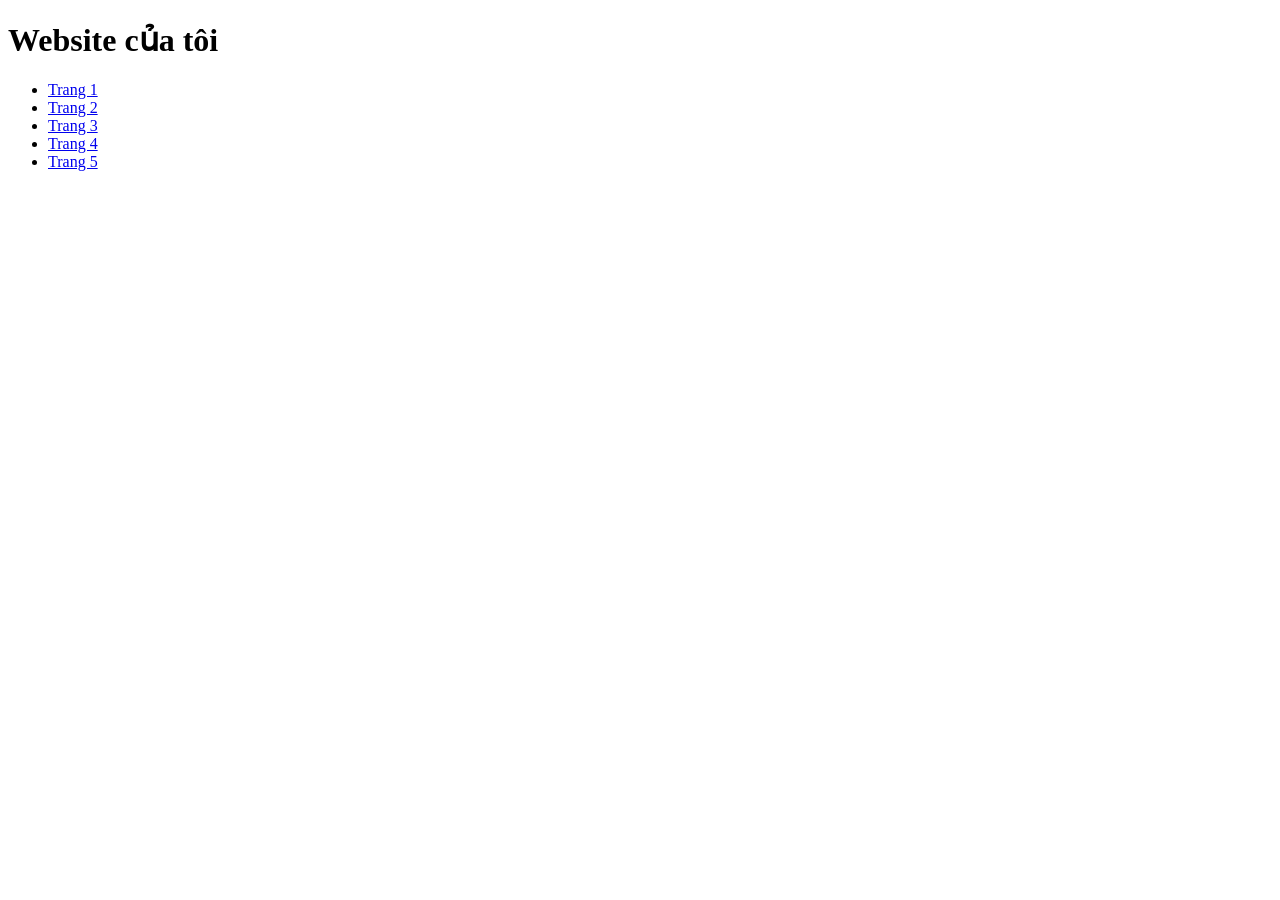
<file: index.html>
<!DOCTYPE html>
<html lang="vi">
<head>
    <meta charset="UTF-8">
    <meta name="viewport" content="width=device-width, initial-scale=1.0">
    <title>Website của tôi</title>
</head>
<body>

    <h1>Website của tôi</h1>

    <ul>
        <li><a href="index1.html">Trang 1</a></li>
        <li><a href="index2.html">Trang 2</a></li>
        <li><a href="index3.html">Trang 3</a></li>
        <li><a href="index4.html">Trang 4</a></li>
        <li><a href="index5.html">Trang 5</a></li>
    </ul>

</body>
</html>
</file>
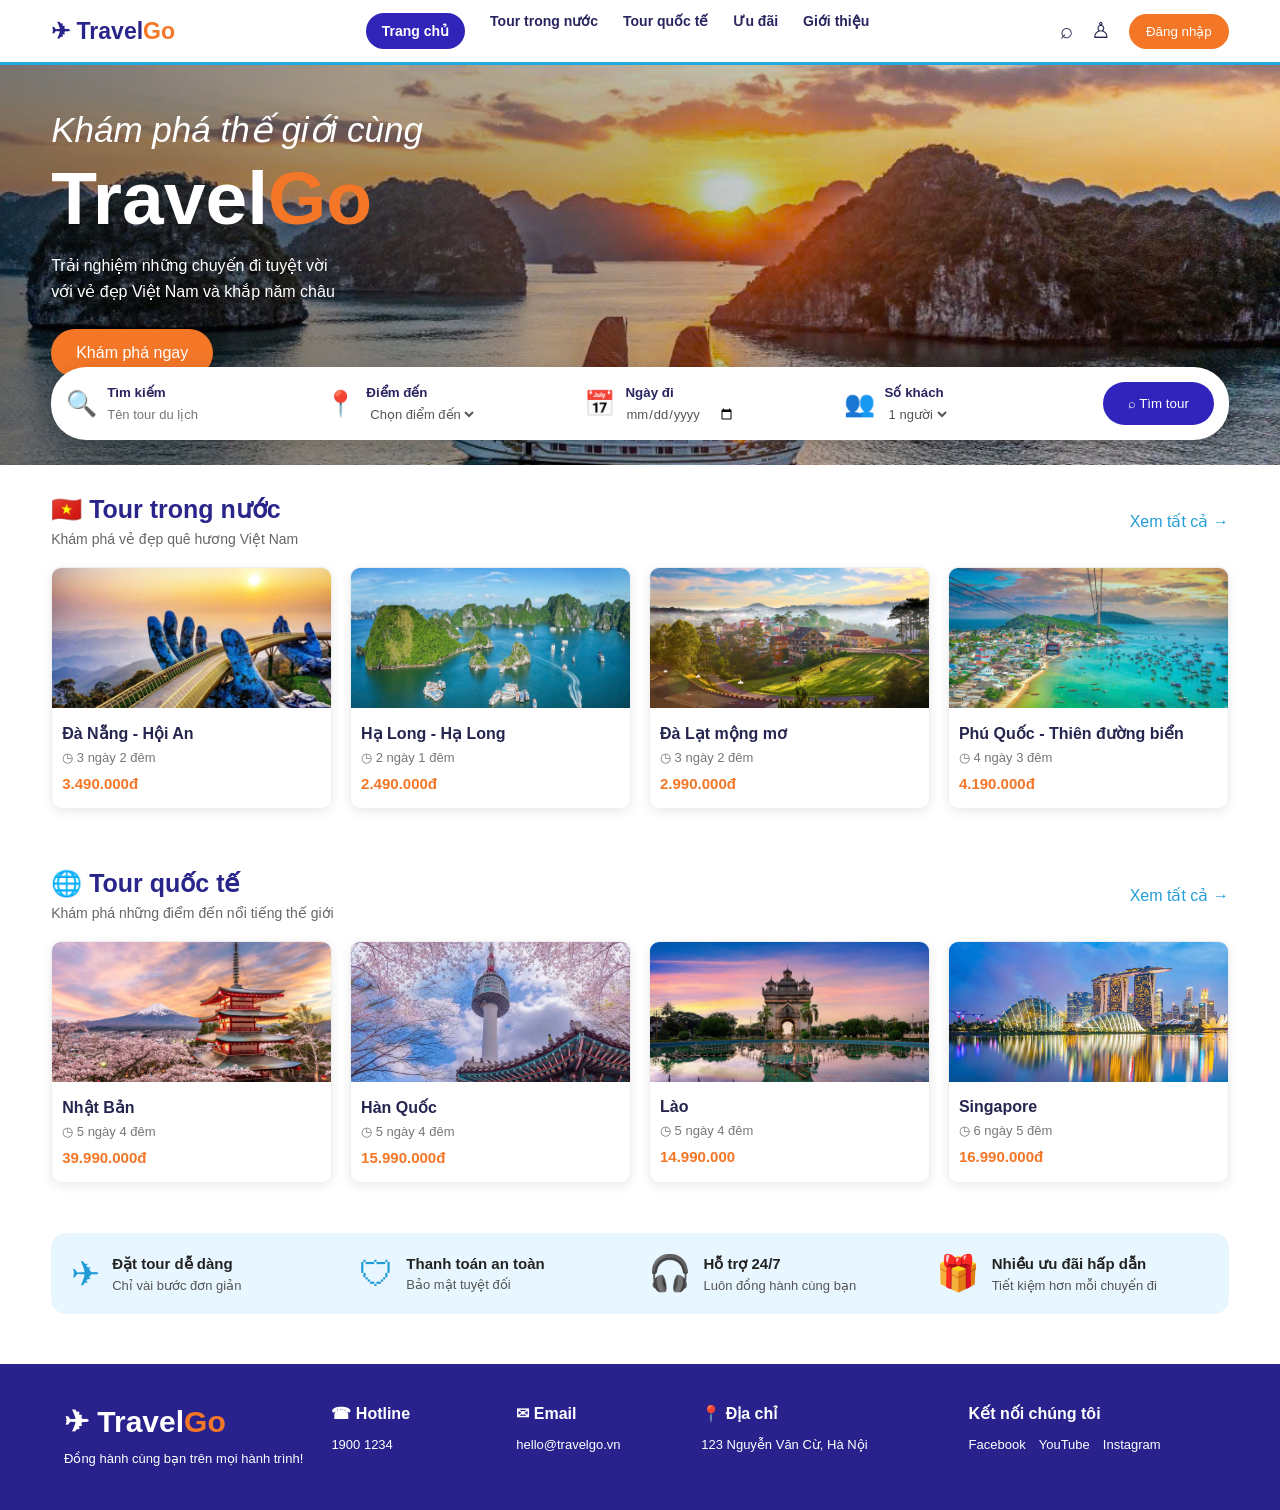
<file: index1.html>
<!DOCTYPE html>
<html lang="vi">
<head>
    <meta charset="UTF-8">
    <meta name="viewport" content="width=device-width, initial-scale=1.0">
    <title>TravelGo - Khám phá thế giới</title>
    <link rel="stylesheet" href="style1.css">
</head>
<body>
    <header class="navbar">
        <a href="#" class="logo">✈ Travel<span>Go</span></a>

        <nav>
            <a href="#" class="active">Trang chủ</a>
            <a href="#domestic">Tour trong nước</a>
            <a href="#international">Tour quốc tế</a>
            <a href="#offers">Ưu đãi</a>
            <a href="#about">Giới thiệu</a>
        </nav>

        <div class="nav-icons">
            <span>⌕</span>
            <span>♙</span>
            <button>Đăng nhập</button>
        </div>
    </header>
    <section class="hero">
        <div class="hero-content">
            <p class="slogan">Khám phá thế giới cùng</p>
            <h1>Travel<span>Go</span></h1>
            <p class="description">
                Trải nghiệm những chuyến đi tuyệt vời<br>
                với vẻ đẹp Việt Nam và khắp năm châu
            </p>
            <a href="#domestic" class="explore-btn">Khám phá ngay</a>
        </div>
        <div class="search-box">
            <div class="search-item">
                <span>🔍</span>
                <div>
                    <small>Tìm kiếm</small>
                    <input type="text" placeholder="Tên tour du lịch">
                </div>
            </div>

            <div class="search-item">
                <span>📍</span>
                <div>
                    <small>Điểm đến</small>
                    <select>
                        <option>Chọn điểm đến</option>
                        <option>Đà Nẵng</option>
                        <option>Phú Quốc</option>
                        <option>Hạ Long</option>
                    </select>
                </div>
            </div>

            <div class="search-item">
                <span>📅</span>
                <div>
                    <small>Ngày đi</small>
                    <input type="date">
                </div>
            </div>

            <div class="search-item">
                <span>👥</span>
                <div>
                    <small>Số khách</small>
                    <select>
                        <option>1 người</option>
                        <option>2 người</option>
                        <option>3 người</option>
                        <option>4 người</option>
                    </select>
                </div>
            </div>

            <button class="search-btn">⌕ Tìm tour</button>
        </div>
    </section>
    <section class="tour-section" id="domestic">
        <div class="section-heading">
            <div>
                <h2>🇻🇳 Tour trong nước</h2>
                <p>Khám phá vẻ đẹp quê hương Việt Nam</p>
            </div>
            <a href="#">Xem tất cả →</a>
        </div>

        <div class="tour-list">
            <div class="tour-card">
                <img src="Da nang.jpg" alt="Đà Nẵng">
                <h3>Đà Nẵng - Hội An</h3>
                <p>◷ 3 ngày 2 đêm</p>
                <strong>3.490.000đ</strong>
            </div>

            <div class="tour-card">
                <img src="ha long.jpg" alt="Hạ Long">
                <h3>Hạ Long - Hạ Long</h3>
                <p>◷ 2 ngày 1 đêm</p>
                <strong>2.490.000đ</strong>
            </div>

            <div class="tour-card">
                <img src="da lat.jpg" alt="Đà Lạt">
                <h3>Đà Lạt mộng mơ</h3>
                <p>◷ 3 ngày 2 đêm</p>
                <strong>2.990.000đ</strong>
            </div>

            <div class="tour-card">
                <img src="phu quoc.jpg" alt="Phú Quốc">
                <h3>Phú Quốc - Thiên đường biển</h3>
                <p>◷ 4 ngày 3 đêm</p>
                <strong>4.190.000đ</strong>
            </div>
        </div>
    </section>
    <section class="tour-section" id="international">
        <div class="section-heading">
            <div>
                <h2>🌐 Tour quốc tế</h2>
                <p>Khám phá những điểm đến nổi tiếng thế giới</p>
            </div>
            <a href="#">Xem tất cả →</a>
        </div>

        <div class="tour-list">
            <div class="tour-card">
                <img src="japan.jpg" alt="Nhật Bản">
                <h3>Nhật Bản</h3>
                <p>◷ 5 ngày 4 đêm</p>
                <strong>39.990.000đ</strong>
            </div>
        <div class="tour-card">
                <img src="kr.jpg" alt="Pháp">
                <h3>Hàn Quốc</h3>
                <p>◷ 5 ngày 4 đêm</p>
                <strong>15.990.000đ</strong>
            </div>

            <div class="tour-card">
                <img src="patuxai.jpg" alt="Thái Lan">
                <h3>Lào</h3>
                <p>◷ 5 ngày 4 đêm</p>
                <strong>14.990.000</strong>
            </div>

            <div class="tour-card">
                <img src="sing.jpg" alt="Singapore">
                <h3>Singapore</h3>
                <p>◷ 6 ngày 5 đêm</p>
                <strong>16.990.000đ</strong>
            </div>
        </div>
    </section>
    <section class="benefits" id="offers">
        <div class="benefit-item">
            <span>✈</span>
            <div>
                <h3>Đặt tour dễ dàng</h3>
                <p>Chỉ vài bước đơn giản</p>
            </div>
        </div>

        <div class="benefit-item">
            <span>🛡</span>
            <div>
                <h3>Thanh toán an toàn</h3>
                <p>Bảo mật tuyệt đối</p>
            </div>
        </div>

        <div class="benefit-item">
            <span>🎧</span>
            <div>
                <h3>Hỗ trợ 24/7</h3>
                <p>Luôn đồng hành cùng bạn</p>
            </div>
        </div>

        <div class="benefit-item">
            <span>🎁</span>
            <div>
                <h3>Nhiều ưu đãi hấp dẫn</h3>
                <p>Tiết kiệm hơn mỗi chuyến đi</p>
            </div>
        </div>
    </section>
    <footer id="about">
        <div class="footer-column">
            <a href="#" class="footer-logo">✈ Travel<span>Go</span></a>
            <p>Đồng hành cùng bạn trên mọi hành trình!</p>
        </div>

        <div class="footer-column">
            <h3>☎ Hotline</h3>
            <p>1900 1234</p>
        </div>

        <div class="footer-column">
            <h3>✉ Email</h3>
            <p>hello@travelgo.vn</p>
        </div>

        <div class="footer-column">
            <h3>📍 Địa chỉ</h3>
            <p>123 Nguyễn Văn Cừ, Hà Nội</p>
        </div>

        <div class="footer-column">
            <h3>Kết nối chúng tôi</h3>
            <p>Facebook　YouTube　Instagram</p>
        </div>
    </footer>

</body>
</html>
</file>
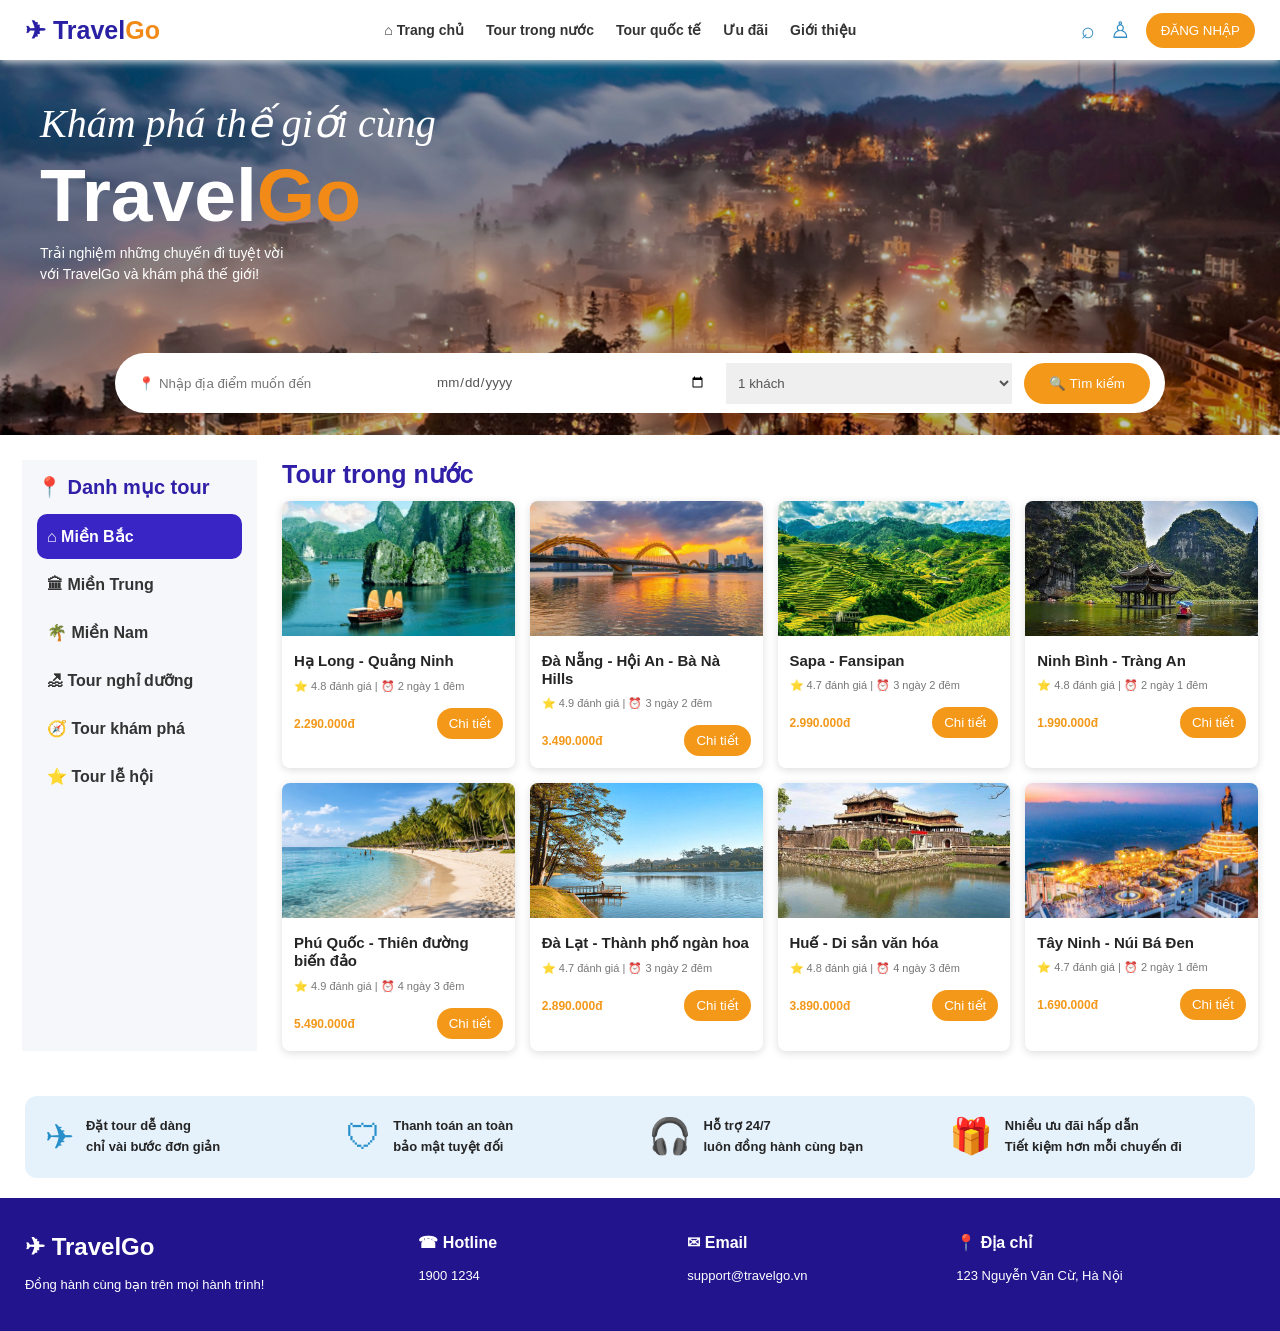
<file: index2.html>
<!DOCTYPE html>
<html lang="vi">
<head>
    <meta charset="UTF-8">
    <meta name="viewport" content="width=device-width, initial-scale=1.0">
    <title>TravelGo - Khám phá thế giới</title>
    <link rel="stylesheet" href="style2.css">
</head>
<body>
<header class="header">
    <div class="logo">✈ Travel<span>Go</span></div>

    <nav>
        <a href="index.html">⌂ Trang chủ</a>
        <a href="#">Tour trong nước</a>
        <a href="#">Tour quốc tế</a>
        <a href="#">Ưu đãi</a>
        <a href="#">Giới thiệu</a>
    </nav>

    <div class="header-icons">
        <span>⌕</span>
        <span>♙</span>
        <button>ĐĂNG NHẬP</button>
    </div>
</header>
<section class="banner">
    <div class="banner-content">
        <h2>Khám phá thế giới cùng</h2>
        <h1>Travel<span>Go</span></h1>
        <p>
            Trải nghiệm những chuyến đi tuyệt vời<br>
            với TravelGo và khám phá thế giới!
        </p>
    </div>

    <div class="search-box">
        <input type="text" id="destination"
               placeholder="📍 Nhập địa điểm muốn đến">

        <input type="date" id="date">

        <select id="people">
            <option value="1">1 khách</option>
            <option value="2">2 khách</option>
            <option value="3">3 khách</option>
            <option value="4">4 khách</option>
            <option value="5">5 khách</option>
        </select>

        <button onclick="searchTour()">🔍 Tìm kiếm</button>
    </div>
</section>
<main class="tour-section">


    <aside class="sidebar">
        <h2>📍 Danh mục tour</h2>
        <a href="#" class="active">⌂ Miền Bắc</a>
        <a href="#">🏛 Miền Trung</a>
        <a href="#">🌴 Miền Nam</a>
        <a href="#">🏖 Tour nghỉ dưỡng</a>
        <a href="#">🧭 Tour khám phá</a>
        <a href="#">⭐ Tour lễ hội</a>
    </aside>

    <section class="tour-content">
        <h2>Tour trong nước</h2>

        <div class="tour-grid">

            <div class="tour-card">
                <img src="HL.jpg" alt="Hạ Long">
                <div class="tour-info">
                    <h3>Hạ Long - Quảng Ninh</h3>
                    <p>⭐ 4.8 đánh giá | ⏰ 2 ngày 1 đêm</p>
                    <div class="tour-bottom">
                        <b>2.290.000đ</b>
                        <button>Chi tiết</button>
                    </div>
                </div>
            </div>

            <div class="tour-card">
                <img src="DN.jpg" alt="Đà Nẵng">
                <div class="tour-info">
                    <h3>Đà Nẵng - Hội An - Bà Nà Hills</h3>
                    <p>⭐ 4.9 đánh giá | ⏰ 3 ngày 2 đêm</p>
                    <div class="tour-bottom">
                        <b>3.490.000đ</b>
                        <button>Chi tiết</button>
                    </div>
                </div>
            </div>

            <div class="tour-card">
                <img src="SP.jpg" alt="Sapa">
                <div class="tour-info">
                    <h3>Sapa - Fansipan</h3>
                    <p>⭐ 4.7 đánh giá | ⏰ 3 ngày 2 đêm</p>
                    <div class="tour-bottom">
                        <b>2.990.000đ</b>
                        <button>Chi tiết</button>
                    </div>
                </div>
            </div>

            <div class="tour-card">
                <img src="NB.jpg" alt="Ninh Bình">
                <div class="tour-info">
                    <h3>Ninh Bình - Tràng An</h3>
                    <p>⭐ 4.8 đánh giá | ⏰ 2 ngày 1 đêm</p>
                    <div class="tour-bottom">
                        <b>1.990.000đ</b>
                        <button>Chi tiết</button>
                    </div>
                </div>
            </div>

            <div class="tour-card">
                <img src="PQ.jpg" alt="Phú Quốc">
                <div class="tour-info">
                    <h3>Phú Quốc - Thiên đường biến đảo</h3>
                    <p>⭐ 4.9 đánh giá | ⏰ 4 ngày 3 đêm</p>
                    <div class="tour-bottom">
                        <b>5.490.000đ</b>
                        <button>Chi tiết</button>
                    </div>
                </div>
            </div>

            <div class="tour-card">
                <img src="DL.jpg" alt="Đà Lạt">
                <div class="tour-info">
                    <h3>Đà Lạt - Thành phố ngàn hoa</h3>
                    <p>⭐ 4.7 đánh giá | ⏰ 3 ngày 2 đêm</p>
                    <div class="tour-bottom">
                        <b>2.890.000đ</b>
                        <button>Chi tiết</button>
                    </div>
                </div>
            </div>

            <div class="tour-card">
                <img src="H.jpg" alt="Huế">
                <div class="tour-info">
                    <h3>Huế - Di sản văn hóa</h3>
                    <p>⭐ 4.8 đánh giá | ⏰ 4 ngày 3 đêm</p>
                    <div class="tour-bottom">
                        <b>3.890.000đ</b>
                        <button>Chi tiết</button>
                    </div>
                </div>
            </div>

            <div class="tour-card">
                <img src="TN.jpg" alt="Tây Ninh">
                <div class="tour-info">
                    <h3>Tây Ninh - Núi Bá Đen</h3>
                    <p>⭐ 4.7 đánh giá | ⏰ 2 ngày 1 đêm</p>
                    <div class="tour-bottom">
                        <b>1.690.000đ</b>
                        <button>Chi tiết</button>
                    </div>
                </div>
            </div>

        </div>
    </section>
</main>

<section class="benefits">

    <div class="benefit">
        <span>✈</span>
        <p>Đặt tour dễ dàng<br>chỉ vài bước đơn giản</p>
    </div>

    <div class="benefit">
        <span>🛡</span>
        <p>Thanh toán an toàn<br>bảo mật tuyệt đối</p>
    </div>

    <div class="benefit">
        <span>🎧</span>
        <p>Hỗ trợ 24/7<br>luôn đồng hành cùng bạn</p>
    </div>

    <div class="benefit">
        <span>🎁</span>
        <p>Nhiều ưu đãi hấp dẫn<br>Tiết kiệm hơn mỗi chuyến đi</p>
    </div>

</section>
<footer class="footer">

    <div class="footer-logo">
        <h2>✈ TravelGo</h2>
        <p>Đồng hành cùng bạn trên mọi hành trình!</p>
    </div>

    <div>
        <h3>☎ Hotline</h3>
        <p>1900 1234</p>
    </div>

    <div>
        <h3>✉ Email</h3>
        <p>support@travelgo.vn</p>
    </div>

    <div>
        <h3>📍 Địa chỉ</h3>
        <p>123 Nguyễn Văn Cừ, Hà Nội</p>
    </div>

</footer>

<script src="java2.js"></script>
</body>
</html>
</file>
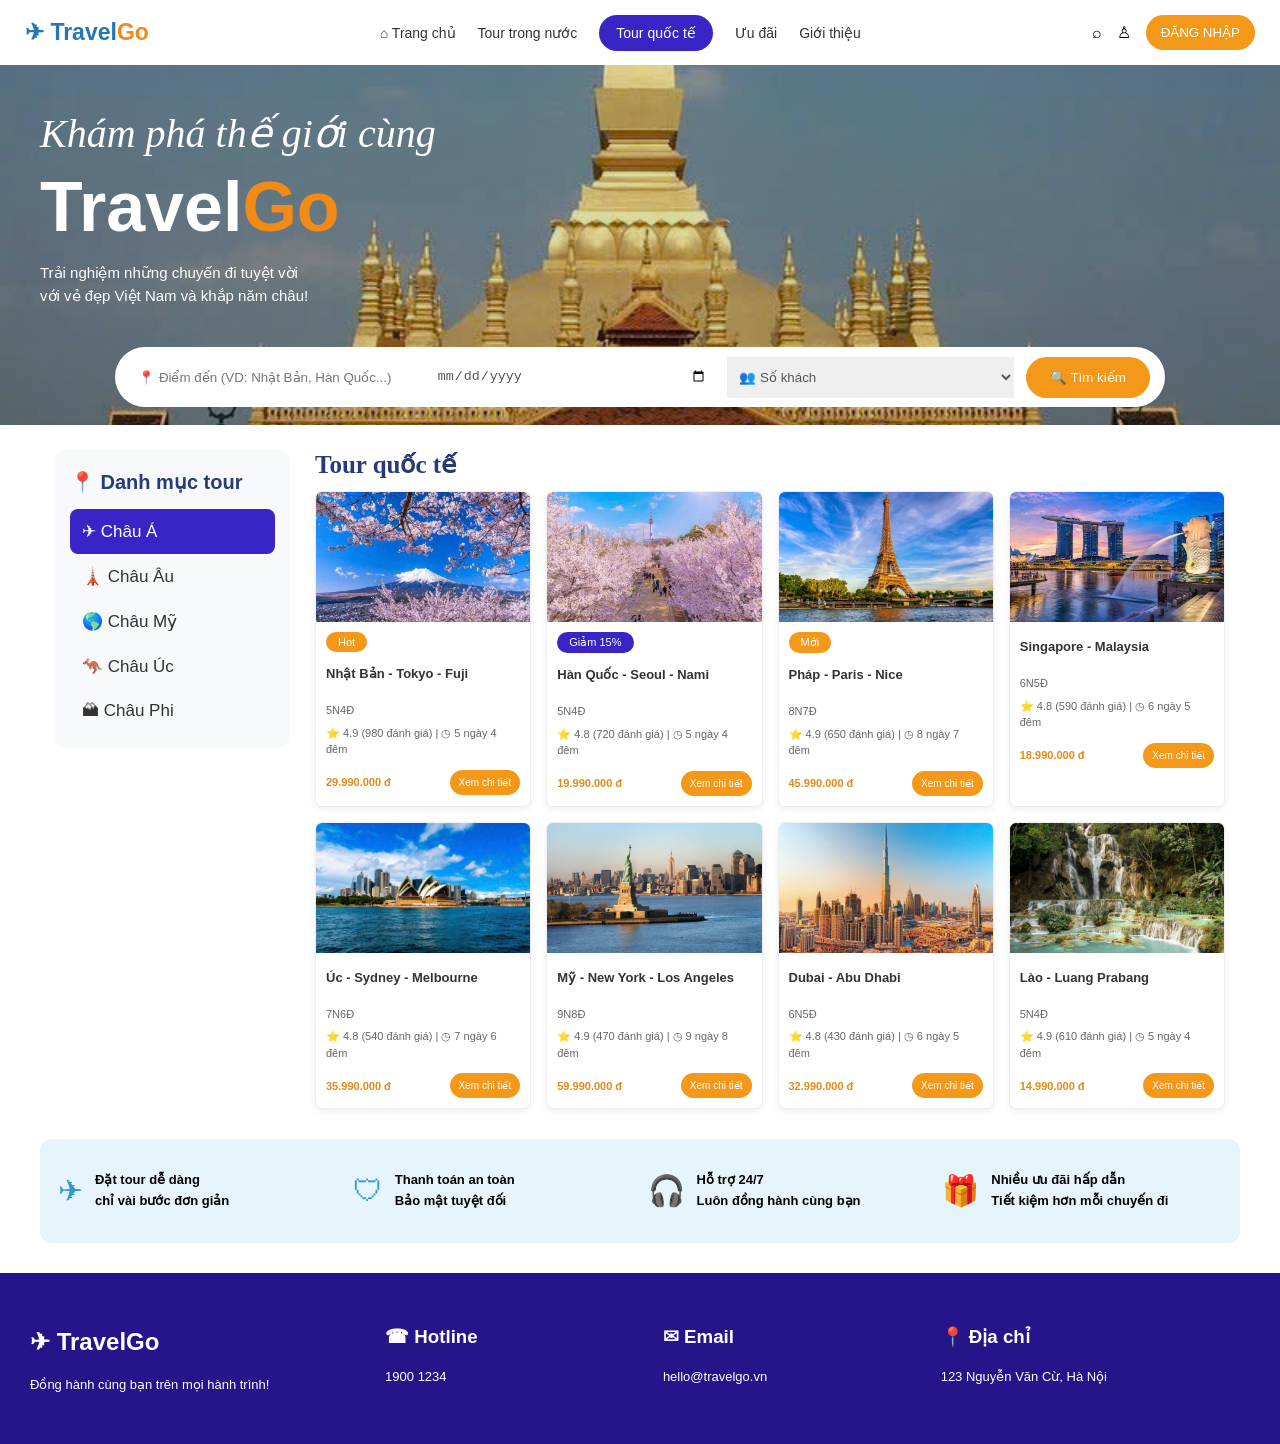
<file: index3.html>
<!DOCTYPE html>
<html lang="vi">
<head>
    <meta charset="UTF-8">
    <meta name="viewport" content="width=device-width, initial-scale=1.0">
    <title>Tour quốc tế - TravelGo</title>
    <link rel="stylesheet" href="style3.css">
</head>
<body>

<header class="header">
    <div class="logo">✈ Travel<span>Go</span></div>

    <nav>
        <a href="index1.html">⌂ Trang chủ</a>
        <a href="index2.html">Tour trong nước</a>
        <a href="index3.html" class="selected">Tour quốc tế</a>
        <a href="index4.html">Ưu đãi</a>
        <a href="index5.html">Giới thiệu</a>
    </nav>

    <div class="header-icons">
        <span>⌕</span>
        <span>♙</span>
        <button>ĐĂNG NHẬP</button>
    </div>
</header>
<section class="international-banner">
    <div class="banner-content">
        <h2>Khám phá thế giới cùng</h2>
        <h1>Travel<span>Go</span></h1>
        <p>
            Trải nghiệm những chuyến đi tuyệt vời<br>
            với vẻ đẹp Việt Nam và khắp năm châu!
        </p>
    </div>
    <div class="search-box">
        <input type="text"
               placeholder="📍 Điểm đến (VD: Nhật Bản, Hàn Quốc...)">

        <input type="date">

        <select>
            <option>👥 Số khách</option>
            <option>1 khách</option>
            <option>2 khách</option>
            <option>3 khách</option>
            <option>4 khách</option>
            <option>5 khách</option>
        </select>

        <button type="button">🔍 Tìm kiếm</button>
    </div>
</section>

<main class="tour-section">


    <aside class="sidebar">
        <h2>📍 Danh mục tour</h2>

        <a href="#" class="active">✈ Châu Á</a>
        <a href="#">🗼 Châu Âu</a>
        <a href="#">🌎 Châu Mỹ</a>
        <a href="#">🦘 Châu Úc</a>
        <a href="#">🏔 Châu Phi</a>
    </aside>

    <section class="tour-content">
        <h2>Tour quốc tế</h2>

        <div class="tour-grid">
            <div class="tour-card">
                <img src="qt1.jpg"
                     alt="Nhật Bản">
                <div class="tour-info">
                    <span class="tour-tag">Hot</span>
                    <h3>Nhật Bản - Tokyo - Fuji</h3>
                    <p>5N4Đ</p>
                    <p>⭐ 4.9 (980 đánh giá) | ◷ 5 ngày 4 đêm</p>
                    <div class="tour-bottom">
                        <b>29.990.000 đ</b>
                        <button type="button">Xem chi tiết</button>
                    </div>
                </div>
            </div>

            <div class="tour-card">
                <img src="qt2.jpg"
                     alt="Hàn Quốc">
                <div class="tour-info">
                    <span class="tour-tag discount">Giảm 15%</span>
                    <h3>Hàn Quốc - Seoul - Nami</h3>
                    <p>5N4Đ</p>
                    <p>⭐ 4.8 (720 đánh giá) | ◷ 5 ngày 4 đêm</p>
                    <div class="tour-bottom">
                        <b>19.990.000 đ</b>
                        <button type="button">Xem chi tiết</button>
                    </div>
                </div>
            </div>

        
            <div class="tour-card">
                <img src="qt3.jpg"
                     alt="Pháp">
                <div class="tour-info">
                    <span class="tour-tag">Mới</span>
                    <h3>Pháp - Paris - Nice</h3>
                    <p>8N7Đ</p>
                    <p>⭐ 4.9 (650 đánh giá) | ◷ 8 ngày 7 đêm</p>
                    <div class="tour-bottom">
                        <b>45.990.000 đ</b>
                        <button type="button">Xem chi tiết</button>
                    </div>
                </div>
            </div>

        
            <div class="tour-card">
                <img src="qt4.jpg"
                     alt="Singapore">
                <div class="tour-info">
                    <h3>Singapore - Malaysia</h3>
                    <p>6N5Đ</p>
                    <p>⭐ 4.8 (590 đánh giá) | ◷ 6 ngày 5 đêm</p>
                    <div class="tour-bottom">
                        <b>18.990.000 đ</b>
                        <button type="button">Xem chi tiết</button>
                    </div>
                </div>
            </div>

        
            <div class="tour-card">
                <img src="qt5.jpg"
                     alt="Úc">
                <div class="tour-info">
                    <h3>Úc - Sydney - Melbourne</h3>
                    <p>7N6Đ</p>
                    <p>⭐ 4.8 (540 đánh giá) | ◷ 7 ngày 6 đêm</p>
                    <div class="tour-bottom">
                        <b>35.990.000 đ</b>
                        <button type="button">Xem chi tiết</button>
                    </div>
                </div>
            </div>

        
            <div class="tour-card">
                <img src="qt6.jpg"
                     alt="Mỹ">
                <div class="tour-info">
                    <h3>Mỹ - New York - Los Angeles</h3>
                    <p>9N8Đ</p>
                    <p>⭐ 4.9 (470 đánh giá) | ◷ 9 ngày 8 đêm</p>
                    <div class="tour-bottom">
                        <b>59.990.000 đ</b>
                        <button type="button">Xem chi tiết</button>
                    </div>
                </div>
            </div>

        
            <div class="tour-card">
                <img src="qt7.jpg"
                     alt="Dubai">
                <div class="tour-info">
                    <h3>Dubai - Abu Dhabi</h3>
                    <p>6N5Đ</p>
                    <p>⭐ 4.8 (430 đánh giá) | ◷ 6 ngày 5 đêm</p>
                    <div class="tour-bottom">
                        <b>32.990.000 đ</b>
                        <button type="button">Xem chi tiết</button>
                    </div>
                </div>
            </div>

            <div class="tour-card">
                <img src="qt8.jpg"
                     alt="Lào">
                <div class="tour-info">
                    <h3>Lào - Luang Prabang</h3>
                    <p>5N4Đ</p>
                    <p>⭐ 4.9 (610 đánh giá) | ◷ 5 ngày 4 đêm</p>
                    <div class="tour-bottom">
                        <b>14.990.000 đ</b>
                        <button type="button">Xem chi tiết</button>
                    </div>
                </div>
            </div>

        </div>
    </section>
</main>
<section class="benefits">

    <div class="benefit">
        <span>✈</span>
        <p>Đặt tour dễ dàng<br>chỉ vài bước đơn giản</p>
    </div>

    <div class="benefit">
        <span>🛡</span>
        <p>Thanh toán an toàn<br>Bảo mật tuyệt đối</p>
    </div>

    <div class="benefit">
        <span>🎧</span>
        <p>Hỗ trợ 24/7<br>Luôn đồng hành cùng bạn</p>
    </div>

    <div class="benefit">
        <span>🎁</span>
        <p>Nhiều ưu đãi hấp dẫn<br>Tiết kiệm hơn mỗi chuyến đi</p>
    </div>

</section>

<footer class="footer">

    <div class="footer-logo">
        <h2>✈ TravelGo</h2>
        <p>Đồng hành cùng bạn trên mọi hành trình!</p>
    </div>

    <div>
        <h3>☎ Hotline</h3>
        <p>1900 1234</p>
    </div>

    <div>
        <h3>✉ Email</h3>
        <p>hello@travelgo.vn</p>
    </div>

    <div>
        <h3>📍 Địa chỉ</h3>
        <p>123 Nguyễn Văn Cừ, Hà Nội</p>
    </div>

</footer>

</body>
</html>
</file>
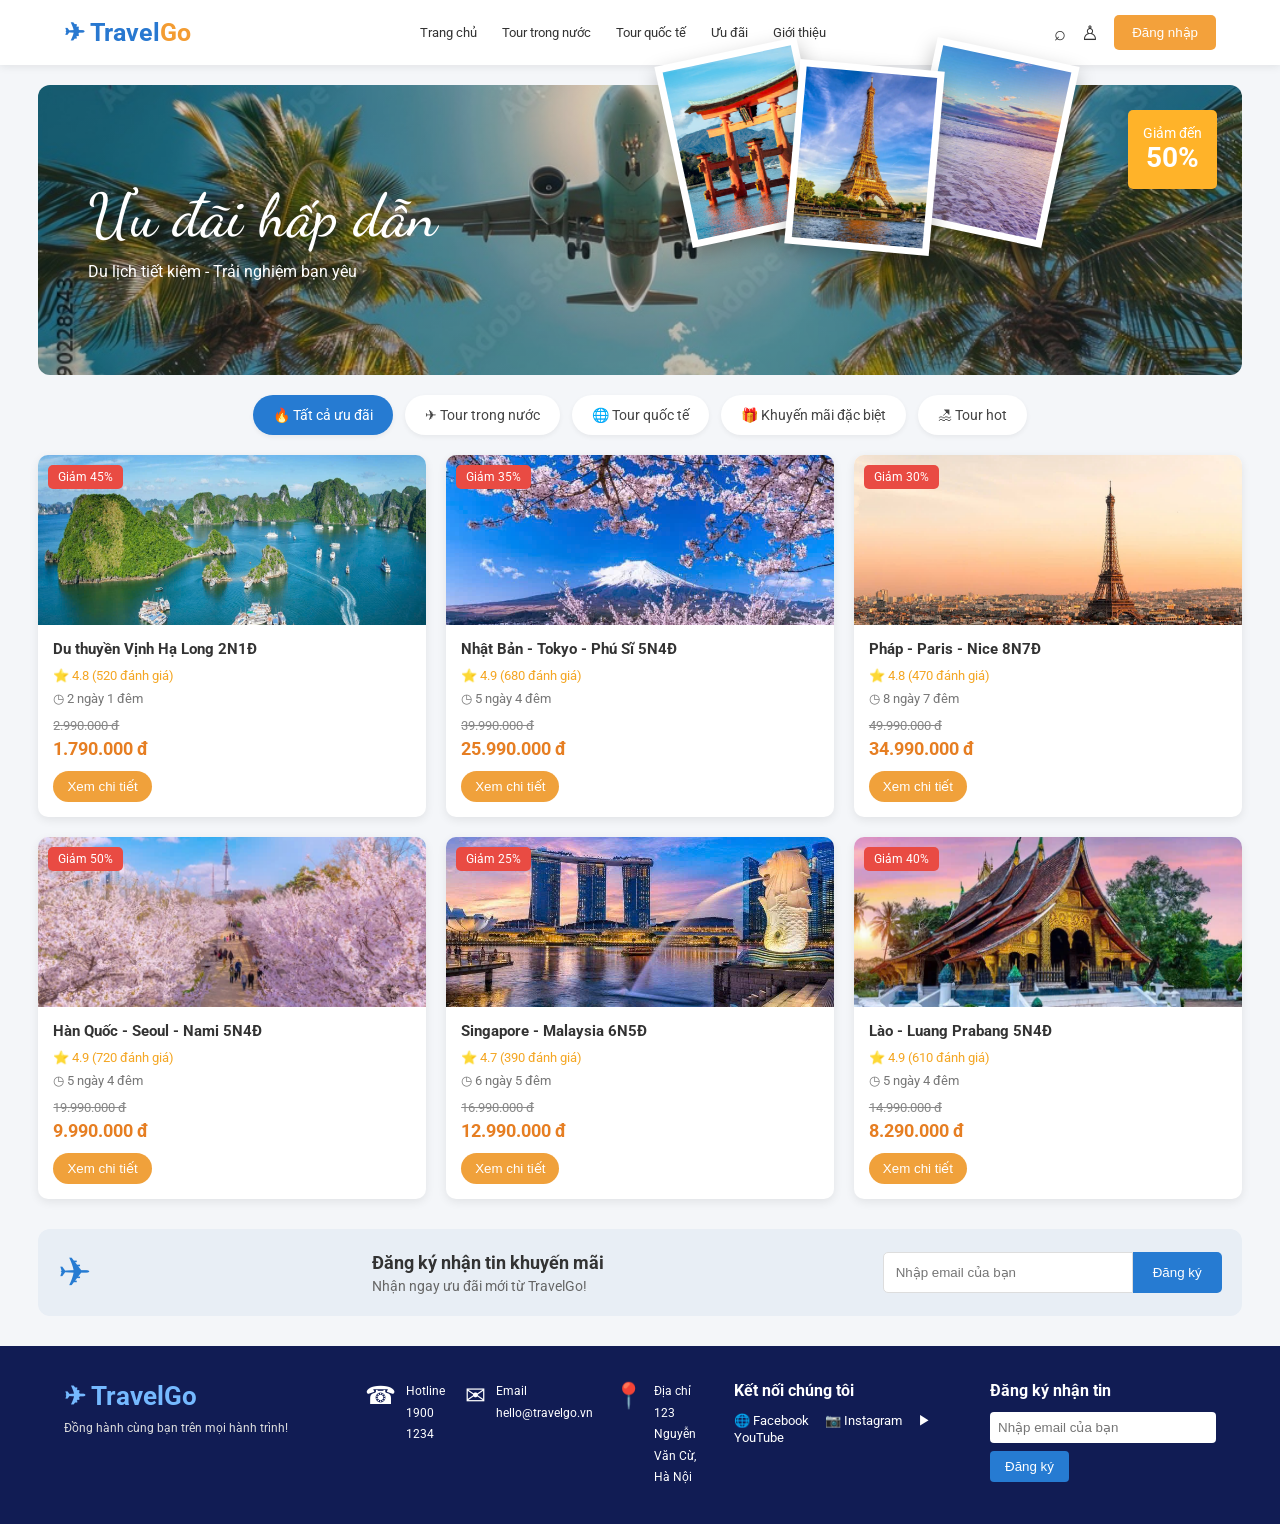
<file: index4.html>
<!DOCTYPE html>
<html lang="vi">
<head>
    <meta charset="UTF-8">
    <meta name="viewport" content="width=device-width, initial-scale=1.0">
    <title>TravelGo - Ưu đãi du lịch</title>
    <link rel="stylesheet" href="style4.css">
    <link href="https://fonts.googleapis.com/css2?family=Roboto:wght@300;400;500;700&family=Dancing+Script:wght@500;700&display=swap" rel="stylesheet">
</head>
<body>

    <!-- HEADER -->
    <header class="header">
        <div class="logo">
            ✈ <span>Travel</span><b>Go</b>
        </div>

        <nav class="navbar">
            <a href="#">Trang chủ</a>
            <a href="#">Tour trong nước</a>
            <a href="#">Tour quốc tế</a>
            <a href="#">Ưu đãi</a>
            <a href="#">Giới thiệu</a>
        </nav>

        <div class="header-icons">
            <span>⌕</span>
            <span>♙</span>
            <button class="login-btn">Đăng nhập</button>
        </div>
    </header>

    <!-- HERO BANNER -->
    <section class="hero">
        <div class="hero-content">
            <h1>Ưu đãi hấp dẫn</h1>
            <p>Du lịch tiết kiệm - Trải nghiệm bạn yêu</p>
        </div>

        <div class="discount">
            <span>Giảm đến</span>
            <strong>50%</strong>
        </div>
    </section>
    <div class="hero-collage">

    <div class="collage-img img-japan">
        <img src="105.jpg" alt="Japan">
    </div>

    <div class="collage-img img-paris">
        <img src="106.jpg" alt="Paris">
    </div>

    <div class="collage-img img-beach">
        <img src="108.jpg" alt="Beach">
    </div>

</div>

    <!-- CATEGORY -->
    <section class="categories">
        <a href="#" class="category active">🔥 Tất cả ưu đãi</a>
        <a href="#" class="category">✈ Tour trong nước</a>
        <a href="#" class="category">🌐 Tour quốc tế</a>
        <a href="#" class="category">🎁 Khuyến mãi đặc biệt</a>
        <a href="#" class="category">🏖 Tour hot</a>
    </section>

    <!-- TOUR LIST -->
    <section class="tour-container">

        <!-- TOUR 1 -->
        <div class="tour-card">
            <div class="tour-image">
                <img src="101.jpg" alt="Vịnh Hạ Long">
                <span class="tag">Giảm 45%</span>
            </div>
            <div class="tour-info">
                <h3>Du thuyền Vịnh Hạ Long 2N1Đ</h3>
                <div class="rating">⭐ 4.8 (520 đánh giá)</div>
                <div class="duration">◷ 2 ngày 1 đêm</div>
                <div class="price">
                    <del>2.990.000 đ</del>
                    <strong>1.790.000 đ</strong>
                </div>
                <button class="detail-btn">Xem chi tiết</button>
            </div>
        </div>

        <!-- TOUR 2 -->
        <div class="tour-card">
            <div class="tour-image">
                <img src="102.jpg" alt="Nhật Bản">
                <span class="tag">Giảm 35%</span>
            </div>
            <div class="tour-info">
                <h3>Nhật Bản - Tokyo - Phú Sĩ 5N4Đ</h3>
                <div class="rating">⭐ 4.9 (680 đánh giá)</div>
                <div class="duration">◷ 5 ngày 4 đêm</div>
                <div class="price">
                    <del>39.990.000 đ</del>
                    <strong>25.990.000 đ</strong>
                </div>
                <button class="detail-btn">Xem chi tiết</button>
            </div>
        </div>

        <!-- TOUR 3 -->
        <div class="tour-card">
            <div class="tour-image">
                <img src="110.jpg" alt="Paris">
                <span class="tag">Giảm 30%</span>
            </div>
            <div class="tour-info">
                <h3>Pháp - Paris - Nice 8N7Đ</h3>
                <div class="rating">⭐ 4.8 (470 đánh giá)</div>
                <div class="duration">◷ 8 ngày 7 đêm</div>
                <div class="price">
                    <del>49.990.000 đ</del>
                    <strong>34.990.000 đ</strong>
                </div>
                <button class="detail-btn">Xem chi tiết</button>
            </div>
        </div>

        <!-- TOUR 4 -->
        <div class="tour-card">
            <div class="tour-image">
                <img src="103.jpg" alt="Hàn Quốc">
                <span class="tag">Giảm 50%</span>
            </div>
            <div class="tour-info">
                <h3>Hàn Quốc - Seoul - Nami 5N4Đ</h3>
                <div class="rating">⭐ 4.9 (720 đánh giá)</div>
                <div class="duration">◷ 5 ngày 4 đêm</div>
                <div class="price">
                    <del>19.990.000 đ</del>
                    <strong>9.990.000 đ</strong>
                </div>
                <button class="detail-btn">Xem chi tiết</button>
            </div>
        </div>

        <!-- TOUR 5 -->
        <div class="tour-card">
            <div class="tour-image">
                <img src="104.jpg" alt="Singapore Malaysia">
                <span class="tag">Giảm 25%</span>
            </div>
            <div class="tour-info">
                <h3>Singapore - Malaysia 6N5Đ</h3>
                <div class="rating">⭐ 4.7 (390 đánh giá)</div>
                <div class="duration">◷ 6 ngày 5 đêm</div>
                <div class="price">
                    <del>16.990.000 đ</del>
                    <strong>12.990.000 đ</strong>
                </div>
                <button class="detail-btn">Xem chi tiết</button>
            </div>
        </div>

        <!-- TOUR 6 -->
        <div class="tour-card">
            <div class="tour-image">
                <img src="109.jpg" alt="Luang Prabang">
                <span class="tag">Giảm 40%</span>
            </div>
            <div class="tour-info">
                <h3>Lào - Luang Prabang 5N4Đ</h3>
                <div class="rating">⭐ 4.9 (610 đánh giá)</div>
                <div class="duration">◷ 5 ngày 4 đêm</div>
                <div class="price">
                    <del>14.990.000 đ</del>
                    <strong>8.290.000 đ</strong>
                </div>
                <button class="detail-btn">Xem chi tiết</button>
            </div>
        </div>

    </section>

    <!-- NEWSLETTER -->
    <section class="newsletter">
        <div class="newsletter-icon">✈</div>
        <div class="newsletter-text">
            <h3>Đăng ký nhận tin khuyến mãi</h3>
            <p>Nhận ngay ưu đãi mới từ TravelGo!</p>
        </div>

        <form class="newsletter-form">
            <input type="email" placeholder="Nhập email của bạn">
            <button type="submit">Đăng ký</button>
        </form>
    </section>

    <!-- FOOTER -->
    <footer class="footer">
        <div class="footer-logo">
            ✈ TravelGo
            <p>Đồng hành cùng bạn trên mọi hành trình!</p>
        </div>

        <div class="footer-contact">
            <div>
                <span>☎</span>
                <p>Hotline<br>1900 1234</p>
            </div>
            <div>
                <span>✉</span>
                <p>Email<br>hello@travelgo.vn</p>
            </div>
            <div>
                <span>📍</span>
                <p>Địa chỉ<br>123 Nguyễn Văn Cừ, Hà Nội</p>
            </div>
        </div>

        <div class="footer-social">
            <h4>Kết nối chúng tôi</h4>
            <p>🌐 Facebook　 📷 Instagram　 ▶ YouTube</p>
        </div>

        <div class="footer-subscribe">
            <h4>Đăng ký nhận tin</h4>
            <input type="email" placeholder="Nhập email của bạn">
            <button>Đăng ký</button>
        </div>
    </footer>

</body>
</html>
</file>
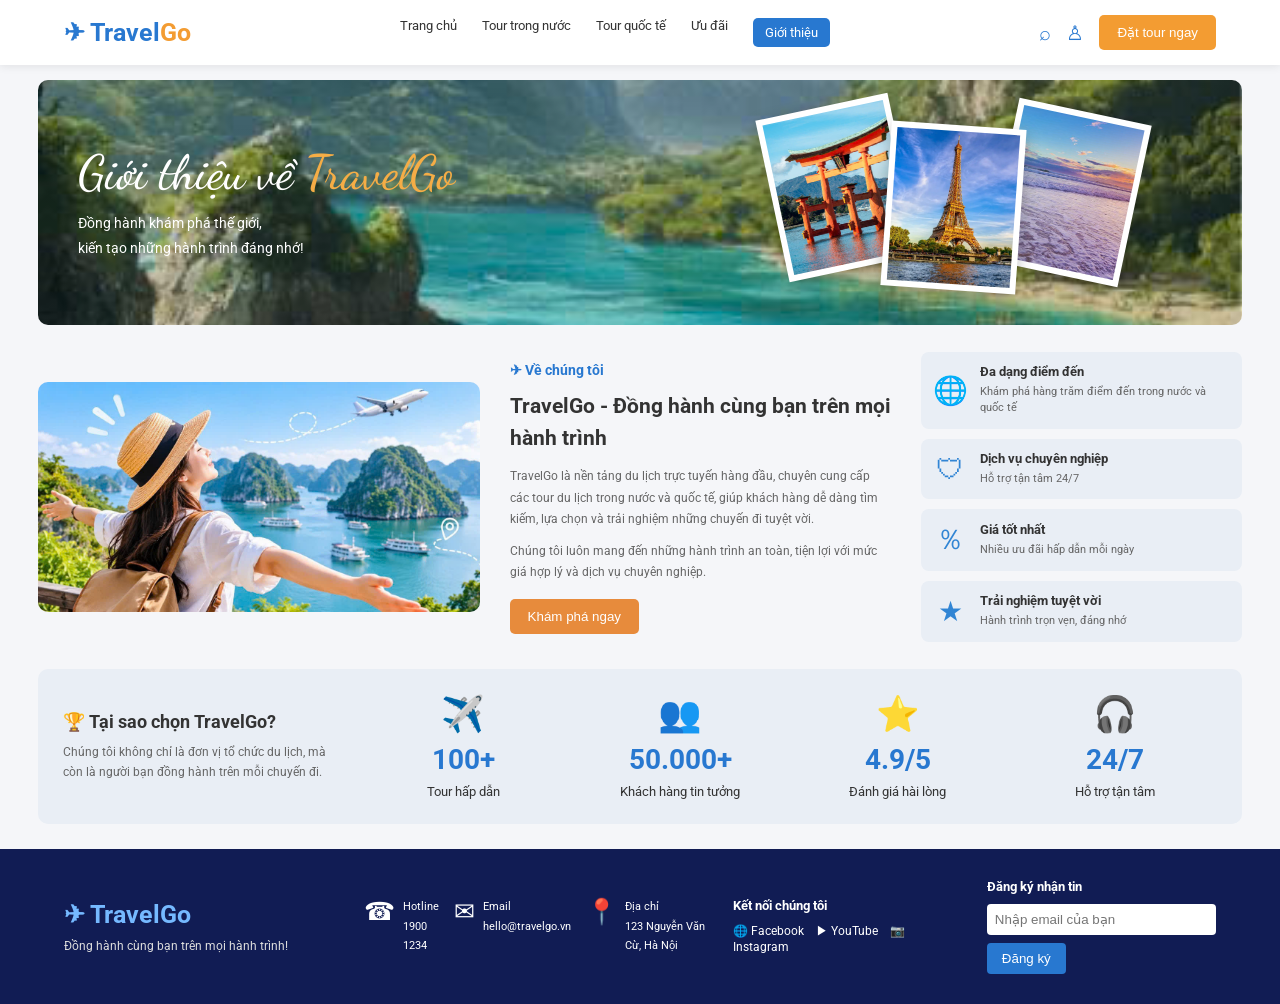
<file: index5.html>
<!DOCTYPE html>
<html lang="vi">
<head>
    <meta charset="UTF-8">
    <meta name="viewport" content="width=device-width, initial-scale=1.0">
    <title>Giới thiệu - TravelGo</title>
    <link rel="stylesheet" href="style5.css">
    <link href="https://fonts.googleapis.com/css2?family=Roboto:wght@300;400;500;700&family=Dancing+Script:wght@500;700&display=swap" rel="stylesheet">
</head>
<body>
    <header class="header">
        <div class="logo">
            ✈ <span>Travel</span><b>Go</b>
        </div>

        <nav class="navbar">
            <a href="index.html">Trang chủ</a>
            <a href="#">Tour trong nước</a>
            <a href="#">Tour quốc tế</a>
            <a href="#">Ưu đãi</a>
            <a href="gioithieu.html" class="active">Giới thiệu</a>
        </nav>

        <div class="header-icons">
            <span>⌕</span>
            <span>♙</span>
            <button class="login-btn">Đặt tour ngay</button>
        </div>
    </header>

    <section class="hero">

        <div class="hero-content">
            <h1>Giới thiệu về <span>TravelGo</span></h1>
            <p>Đồng hành khám phá thế giới,<br>
            kiến tạo những hành trình đáng nhớ!</p>
        </div>

        <div class="hero-collage">

            <div class="collage-img img1">
                <img src="105.jpg" alt="Du lịch Nhật Bản">
            </div>

            <div class="collage-img img2">
                <img src="106.jpg" alt="Du lịch Paris">
            </div>

            <div class="collage-img img3">
                <img src="108.jpg" alt="Du lịch biển">
            </div>

        </div>
    </section>
    <section class="about-container">

        <div class="about-image">
            <img src="112.jpg" alt="Khám phá du lịch">
        </div>

        <div class="about-text">

            <span class="about-label">✈ Về chúng tôi</span>

            <h2>TravelGo - Đồng hành cùng bạn trên mọi hành trình</h2>

            <p>
                TravelGo là nền tảng du lịch trực tuyến hàng đầu,
                chuyên cung cấp các tour du lịch trong nước và quốc tế,
                giúp khách hàng dễ dàng tìm kiếm, lựa chọn và trải nghiệm
                những chuyến đi tuyệt vời.
            </p>

            <p>
                Chúng tôi luôn mang đến những hành trình an toàn,
                tiện lợi với mức giá hợp lý và dịch vụ chuyên nghiệp.
            </p>

            <button class="discover-btn">Khám phá ngay</button>

        </div>
        <div class="features">

            <div class="feature-box">
                <div class="feature-icon">🌐</div>
                <div>
                    <h3>Đa dạng điểm đến</h3>
                    <p>Khám phá hàng trăm điểm đến trong nước và quốc tế</p>
                </div>
            </div>

            <div class="feature-box">
                <div class="feature-icon">🛡</div>
                <div>
                    <h3>Dịch vụ chuyên nghiệp</h3>
                    <p>Hỗ trợ tận tâm 24/7</p>
                </div>
            </div>

            <div class="feature-box">
                <div class="feature-icon">％</div>
                <div>
                    <h3>Giá tốt nhất</h3>
                    <p>Nhiều ưu đãi hấp dẫn mỗi ngày</p>
                </div>
            </div>

            <div class="feature-box">
                <div class="feature-icon">★</div>
                <div>
                    <h3>Trải nghiệm tuyệt vời</h3>
                    <p>Hành trình trọn vẹn, đáng nhớ</p>
                </div>
            </div>

        </div>

    </section>
    <section class="statistics">

        <div class="stat-intro">
            <h2>🏆 Tại sao chọn TravelGo?</h2>
            <p>
                Chúng tôi không chỉ là đơn vị tổ chức du lịch,
                mà còn là người bạn đồng hành trên mỗi chuyến đi.
            </p>
        </div>

        <div class="stat-item">
            <div class="stat-icon">✈️</div>
            <h2>100+</h2>
            <p>Tour hấp dẫn</p>
        </div>

        <div class="stat-item">
            <div class="stat-icon">👥</div>
            <h2>50.000+</h2>
            <p>Khách hàng tin tưởng</p>
        </div>

        <div class="stat-item">
            <div class="stat-icon">⭐</div>
            <h2>4.9/5</h2>
            <p>Đánh giá hài lòng</p>
        </div>

        <div class="stat-item">
            <div class="stat-icon">🎧</div>
            <h2>24/7</h2>
            <p>Hỗ trợ tận tâm</p>
        </div>

    </section>

    <footer class="footer">

        <div class="footer-logo">
            ✈ TravelGo
            <p>Đồng hành cùng bạn trên mọi hành trình!</p>
        </div>

        <div class="footer-contact">

            <div>
                <span>☎</span>
                <p>Hotline<br>1900 1234</p>
            </div>

            <div>
                <span>✉</span>
                <p>Email<br>hello@travelgo.vn</p>
            </div>

            <div>
                <span>📍</span>
                <p>Địa chỉ<br>123 Nguyễn Văn Cừ, Hà Nội</p>
            </div>

        </div>

        <div class="footer-social">
            <h4>Kết nối chúng tôi</h4>
            <p>🌐 Facebook　▶ YouTube　📷 Instagram</p>
        </div>

        <div class="footer-subscribe">
            <h4>Đăng ký nhận tin</h4>
            <input type="email" placeholder="Nhập email của bạn">
            <button>Đăng ký</button>
        </div>

    </footer>

</body>
</html>
</file>
<file: style1.css>
* {
    margin: 0;
    padding: 0;
    box-sizing: border-box;
    font-family: Arial, sans-serif;
}

html {
    scroll-behavior: smooth;
}

body {
    background: #fff;
    color: #25254f;
}

/* Navbar */
.navbar {
    height: 65px;
    padding: 0 4%;
    display: flex;
    align-items: center;
    justify-content: space-between;
    background: white;
    border-bottom: 3px solid #20a9df;
}

.logo {
    font-size: 23px;
    font-weight: bold;
    color: #29258b;
    text-decoration: none;
}

.logo span,
.footer-logo span {
    color: #f47728;
}

.navbar nav {
    display: flex;
    gap: 25px;
}

.navbar nav a {
    text-decoration: none;
    color: #29255f;
    font-size: 14px;
    font-weight: bold;
}

.navbar nav a:hover,
.navbar nav .active {
    color: #fff;
    background: #3024b9;
    padding: 10px 16px;
    border-radius: 20px;
}

.nav-icons {
    display: flex;
    align-items: center;
    gap: 18px;
    font-size: 22px;
}

.nav-icons button {
    background: #f47728;
    border: none;
    color: white;
    padding: 10px 17px;
    border-radius: 20px;
    cursor: pointer;
}

/* Hero */
.hero {
    min-height: 400px;
    position: relative;
    background:
        linear-gradient(90deg, rgba(0,0,0,.45), rgba(0,0,0,.05)),
        url("huea.jpg")
        center/cover no-repeat;
    padding: 45px 4%;
    color: white;
}

.hero-content .slogan {
    font-size: 35px;
    font-style: italic;
    margin-bottom: 5px;
}

.hero-content h1 {
    font-size: 75px;
    font-weight: bold;
}

.hero-content h1 span {
    color: #f47728;
}

.description {
    line-height: 1.6;
    margin: 12px 0 25px;
}

.explore-btn {
    display: inline-block;
    padding: 15px 25px;
    background: #f47728;
    color: white;
    text-decoration: none;
    border-radius: 25px;
}

/* Search box */
.search-box {
    position: absolute;
    bottom: 25px;
    left: 4%;
    right: 4%;
    background: white;
    color: #29255f;
    padding: 15px;
    border-radius: 35px;
    display: flex;
    align-items: center;
    justify-content: space-between;
    gap: 12px;
    box-shadow: 0 5px 20px rgba(0,0,0,.15);
}

.search-item {
    display: flex;
    align-items: center;
    gap: 10px;
    flex: 1;
}

.search-item span {
    font-size: 25px;
    color: #209bd6;
}

.search-item small {
    display: block;
    font-weight: bold;
    margin-bottom: 5px;
}

.search-item input,
.search-item select {
    width: 100%;
    border: none;
    outline: none;
    color: #555;
    background: white;
    font-size: 13px;
}

.search-btn {
    padding: 14px 25px;
    background: #3024bd;
    color: white;
    border: none;
    border-radius: 25px;
    cursor: pointer;
}

/* Tour sections */
.tour-section {
    padding: 30px 4%;
}

.section-heading {
    display: flex;
    justify-content: space-between;
    align-items: center;
    margin-bottom: 20px;
}

.section-heading h2 {
    font-size: 25px;
    color: #29258b;
}
.section-heading p {
    color: #666;
    margin-top: 7px;
    font-size: 14px;
}

.section-heading a {
    color: #239dd5;
    text-decoration: none;
}

.tour-list {
    display: grid;
    grid-template-columns: repeat(4, 1fr);
    gap: 18px;
}

.tour-card {
    border: 1px solid #eee;
    border-radius: 10px;
    overflow: hidden;
    padding-bottom: 15px;
    box-shadow: 0 3px 12px rgba(0,0,0,.08);
    transition: .3s;
}

.tour-card:hover {
    transform: translateY(-5px);
}

.tour-card img {
    width: 100%;
    height: 140px;
    object-fit: cover;
}

.tour-card h3 {
    font-size: 16px;
    padding: 12px 10px 7px;
}

.tour-card p {
    font-size: 13px;
    color: #777;
    padding: 0 10px 10px;
}

.tour-card strong {
    color: #f47728;
    font-size: 15px;
    padding: 0 10px;
}

/* Benefits */
.benefits {
    margin: 20px 4% 50px;
    padding: 20px;
    background: #e8f6ff;
    border-radius: 15px;
    display: grid;
    grid-template-columns: repeat(4, 1fr);
    gap: 15px;
}

.benefit-item {
    display: flex;
    align-items: center;
    gap: 12px;
}

.benefit-item span {
    font-size: 35px;
    color: #209bd6;
}

.benefit-item h3 {
    font-size: 15px;
    color: #222;
    margin-bottom: 5px;
}

.benefit-item p {
    font-size: 13px;
    color: #555;
}

/* Footer */
footer {
    background: #29228d;
    color: white;
    padding: 40px 5%;
    display: grid;
    grid-template-columns: 1.5fr 1fr 1fr 1.5fr 1.5fr;
    gap: 20px;
}

.footer-logo {
    font-size: 30px;
    font-weight: bold;
    color: white;
    text-decoration: none;
}

.footer-column h3 {
    font-size: 16px;
    margin-bottom: 12px;
}

.footer-column p {
    font-size: 13px;
    margin-top: 10px;
    line-height: 1.6;
}

/* Responsive */
@media (max-width: 900px) {
    .navbar {
        height: auto;
        padding: 15px 4%;
        flex-wrap: wrap;
        gap: 15px;
    }

    .navbar nav {
        flex-wrap: wrap;
        gap: 15px;
    }

    .tour-list {
        grid-template-columns: repeat(2, 1fr);
    }

    .benefits {
        grid-template-columns: repeat(2, 1fr);
    }

    footer {
        grid-template-columns: repeat(2, 1fr);
    }

    .search-box {
        flex-wrap: wrap;
        border-radius: 15px;
    }

    .search-item {
        min-width: 40%;
    }
}

@media (max-width: 600px) {
    .navbar nav {
        width: 100%;
    }

    .navbar nav a {
        font-size: 12px;
    }

    .nav-icons {
        display: none;
    }

    .hero {
        min-height: 550px;
    }

    .hero-content h1 {
        font-size: 55px;
    }

    .hero-content .slogan {
        font-size: 25px;
    }

    .search-box {
        bottom: 15px;
        left: 4%;
        right: 4%;
    }
    .search-item {
        min-width: 100%;
    }
    .search-btn {
        width: 100%;
    }
    .tour-list {
        grid-template-columns: 1fr 1fr;
        gap: 10px;
    }
    .tour-card img {
        height: 110px;
    }
    .tour-card h3 {
        font-size: 13px;
    }
    .benefits {
        grid-template-columns: 1fr;
    }
    footer {
        grid-template-columns: 1fr;
    }
}
</file>
<file: style2.css>
* {
    margin: 0;
    padding: 0;
    box-sizing: border-box;
    font-family: Arial, sans-serif;
}

body {
    background: #fff;
    color: #252525;
}

/* HEADER */
.header {
    height: 60px;
    padding: 0 25px;
    display: flex;
    align-items: center;
    justify-content: space-between;
    background: white;
    box-shadow: 0 2px 8px #ddd;
    position: relative;
    z-index: 2;
}

.logo {
    font-size: 25px;
    font-weight: bold;
    color: #2920a4;
}

.logo span {
    color: #f28a18;
}

nav {
    display: flex;
    gap: 22px;
}

nav a {
    text-decoration: none;
    color: #333;
    font-size: 14px;
    font-weight: bold;
}

nav a:hover {
    color: #3924c5;
}

.header-icons {
    display: flex;
    align-items: center;
    gap: 15px;
}

.header-icons span {
    font-size: 23px;
    color: #328bc2;
}

.header-icons button {
    background: #f39819;
    border: none;
    padding: 10px 15px;
    color: white;
    border-radius: 20px;
    cursor: pointer;
}

/* BANNER */
.banner {
    height: 375px;
    position: relative;
    background:
        linear-gradient(rgba(0,0,0,.25), rgba(0,0,0,.25)),
        url("pic2.png")
        center/cover no-repeat;
    padding: 40px;
    color: white;
}

.banner-content h2 {
    font-family: Georgia, serif;
    font-style: italic;
    font-size: 40px;
    font-weight: normal;
}

.banner-content h1 {
    font-size: 75px;
    margin: 5px 0;
}

.banner-content h1 span {
    color: #f28a18;
}

.banner-content p {
    font-size: 14px;
    line-height: 1.5;
}

/* SEARCH */
.search-box {
    position: absolute;
    left: 9%;
    bottom: 22px;
    width: 82%;
    min-height: 60px;
    padding: 8px 15px;
    background: white;
    border-radius: 35px;
    display: flex;
    align-items: center;
    gap: 12px;
}

.search-box input,
.search-box select {
    flex: 1;
    min-width: 0;
    padding: 12px 8px;
    border: none;
    outline: none;
    color: #555;
}

.search-box button {
    padding: 13px 25px;
    background: #f39819;
    border: none;
    border-radius: 25px;
    color: white;
    cursor: pointer;
}

/* TOUR SECTION */
.tour-section {
    display: flex;
    gap: 25px;
    padding: 25px 22px;
}

.sidebar {
    width: 235px;
    flex-shrink: 0;
    background: #f6f7fa;
    padding: 15px;
}

.sidebar h2 {
    font-size: 20px;
    color: #3020a8;
    margin-bottom: 15px;
}

.sidebar a {
    display: block;
    text-decoration: none;
    color: #333;
    font-weight: bold;
    padding: 13px 10px;
    border-radius: 10px;
    margin-bottom: 3px;
}

.sidebar a:hover,
.sidebar a.active {
    background: #3924c5;
    color: white;
}

/* TOUR CARDS */
.tour-content {
    flex: 1;
    min-width: 0;
}

.tour-content h2 {
    color: #3020a8;
    font-size: 25px;
    margin-bottom: 12px;
}

.tour-grid {
    display: grid;
    grid-template-columns: repeat(4, minmax(0, 1fr));
    gap: 15px;
}

.tour-card {
    background: white;
    border-radius: 8px;
    overflow: hidden;
    box-shadow: 0 2px 8px #ddd;
    transition: .3s;
}

.tour-card:hover {
    transform: translateY(-5px);
    box-shadow: 0 5px 15px #bbb;
}

.tour-card img {
    width: 100%;
    height: 135px;
    object-fit: cover;
}

.tour-info {
    padding: 12px;
}

.tour-info h3 {
    font-size: 15px;
    margin-bottom: 10px;
}

.tour-info p {
    font-size: 11px;
    color: #777;
    margin: 8px 0;
}

.tour-bottom {
    display: flex;
    justify-content: space-between;
    align-items: center;
    margin-top: 15px;
}

.tour-bottom b {
    font-size: 12px;
    color: #f39819;
}

.tour-bottom button {
    border: none;
    border-radius: 20px;
    background: #f39819;
    color: white;
    padding: 8px 12px;
    cursor: pointer;
}

/* BENEFITS */
.benefits {
    margin: 20px 25px;
    padding: 20px;
    background: #e5f2fc;
    border-radius: 12px;
    display: grid;
    grid-template-columns: repeat(4, 1fr);
    gap: 15px;
}

.benefit {
    display: flex;
    align-items: center;
    gap: 12px;
}

.benefit span {
    font-size: 35px;
    color: #278fc9;
}

.benefit p {
    font-size: 13px;
    font-weight: bold;
    line-height: 1.6;
}

/* FOOTER */
.footer {
    background: #21148c;
    color: white;
    padding: 35px 25px;
    display: grid;
    grid-template-columns: 1.5fr 1fr 1fr 1.2fr;
    gap: 20px;
}

.footer h2 {
    color: white;
    margin-bottom: 12px;
}

.footer h3 {
    margin-bottom: 12px;
    font-size: 16px;
}

.footer p {
    font-size: 13px;
    line-height: 1.8;
}

/* RESPONSIVE */
@media (max-width: 1000px) {
    nav {
        gap: 10px;
    }

    nav a {
        font-size: 12px;
    }

    .tour-grid {
        grid-template-columns: repeat(2, 1fr);
    }
}

@media (max-width: 650px) {
    .header {
        padding: 10px;
    }

    nav {
        display: none;
    }

    .banner {
        padding: 35px 20px;
        height: 400px;
    }

    .banner-content h1 {
        font-size: 50px;
    }

    .banner-content h2 {
        font-size: 25px;
    }

    .search-box {
        left: 5%;
        width: 90%;
        flex-wrap: wrap;
        border-radius: 15px;
    }

    .search-box input,
    .search-box select {
        flex: 1 1 40%;
    }

    .search-box button {
        flex: 1;
    }

    .tour-section {
        flex-direction: column;
    }

    .sidebar {
        width: 100%;
    }

    .tour-grid {
        grid-template-columns: repeat(2, 1fr);
    }

    .benefits {
        grid-template-columns: repeat(2, 1fr);
    }

    .footer {
        grid-template-columns: 1fr 1fr;
    }
}

@media (max-width: 400px) {
    .tour-grid {
        grid-template-columns: 1fr;
    }
}
</file>
<file: style3.css>
/* INTERNATIONAL TOUR BANNER */
.international-banner {
    height: 375px;
    position: relative;
    padding: 40px;
    color: white;
    background:
        linear-gradient(rgba(0,0,0,.12), rgba(0,0,0,.15)),
        url("qt0.jpg")
        center 45% / cover no-repeat;
}

.international-banner .banner-content h2 {
    font-family: Georgia, serif;
    font-style: italic;
    font-size: 42px;
    font-weight: normal;
}

.international-banner .banner-content h1 {
    font-size: 76px;
    margin: 5px 0;
}

.international-banner .banner-content h1 span {
    color: #f28a18;
}

.international-banner .banner-content p {
    font-size: 15px;
    line-height: 1.5;
}


.header nav a.selected {
    background: #3924c5;
    color: white;
    padding: 10px 15px;
    border-radius: 20px;
}

.international-banner .search-box {
    position: absolute;
    left: 9%;
    bottom: 20px;
    width: 82%;
    min-height: 60px;
    background: white;
    padding: 8px 15px;
    border-radius: 35px;
    display: flex;
    align-items: center;
    gap: 12px;
}

.international-banner .search-box input,
.international-banner .search-box select {
    flex: 1;
    min-width: 0;
    padding: 12px 8px;
    border: none;
    outline: none;
    color: #555;
}

.international-banner .search-box button {
    background: #f39819;
    color: white;
    border: none;
    padding: 13px 24px;
    border-radius: 25px;
    cursor: pointer;
}


.sidebar a {
    font-size: 19px;
}

.tour-card {
    position: relative;
}

.tour-tag {
    display: inline-block;
    background: #f39819;
    color: white;
    font-size: 11px;
    padding: 4px 12px;
    border-radius: 15px;
    margin-bottom: 7px;
}

.tour-tag.discount {
    background: #3924c5;
}

.tour-info h3 {
    font-size: 14px;
    line-height: 1.5;
    min-height: 22px;
}

.tour-info p {
    font-size: 11px;
    line-height: 1.5;
}

.tour-bottom b {
    font-size: 12px;
    color: #d88b20;
}

.tour-bottom button {
    font-size: 11px;
    white-space: nowrap;
}

/* RESPONSIVE */
@media (max-width: 1000px) {
    .international-banner {
        height: 350px;
    }

    .tour-grid {
        grid-template-columns: repeat(2, 1fr);
    }
}

@media (max-width: 650px) {
    .international-banner {
        height: 400px;
        padding: 30px 20px;
    }

    .international-banner .banner-content h2 {
        font-size: 25px;
    }

    .international-banner .banner-content h1 {
        font-size: 50px;
    }

    .international-banner .search-box {
        left: 5%;
        width: 90%;
        flex-wrap: wrap;
        border-radius: 15px;
    }

    .international-banner .search-box input,
    .international-banner .search-box select {
        flex: 1 1 40%;
    }

    .tour-section {
        flex-direction: column;
    }

    .sidebar {
        width: 100%;
    }

    .tour-grid {
        grid-template-columns: repeat(2, 1fr);
    }

    .benefits {
        grid-template-columns: repeat(2, 1fr);
    }

    .footer {
        grid-template-columns: 1fr 1fr;
    }
}

@media (max-width: 400px) {
    .tour-grid {
        grid-template-columns: 1fr;
    }
}
/* ===== TOUR INTERNATIONAL LAYOUT ===== */

* {
    box-sizing: border-box;
}

body {
    margin: 0;
    font-family: Arial, sans-serif;
    background: #ffffff;
}

/* HEADER */
.header {
    height: 65px;
    padding: 0 25px;
    display: flex;
    align-items: center;
    justify-content: space-between;
    background: #fff;
    box-shadow: 0 2px 8px rgba(0,0,0,0.08);
}

.logo {
    font-size: 23px;
    font-weight: bold;
    color: #2675b9;
    white-space: nowrap;
}

.logo span {
    color: #f28b18;
}

.header nav {
    display: flex;
    align-items: center;
    gap: 22px;
}

.header nav a {
    text-decoration: none;
    color: #333;
    font-size: 14px;
    white-space: nowrap;
}

.header nav a.selected {
    background: #3924c5;
    color: white;
    padding: 10px 17px;
    border-radius: 20px;
}

.header-icons {
    display: flex;
    align-items: center;
    gap: 15px;
}

.header-icons button {
    background: #f39819;
    color: white;
    border: none;
    padding: 10px 15px;
    border-radius: 20px;
}

/* BANNER */
.international-banner {
    height: 360px;
    padding: 35px 40px;
    position: relative;
    background-size: cover;
    background-position: center;
}

.international-banner .banner-content h2 {
    font-size: 40px;
    margin: 10px 0;
}

.international-banner .banner-content h1 {
    font-size: 70px;
    margin: 10px 0;
}

/* SEARCH */
.international-banner .search-box {
    height: 60px;
    bottom: 18px;
    left: 9%;
    width: 82%;
    display: flex;
    align-items: center;
    border-radius: 35px;
    background: white;
    padding: 8px 15px;
}

/* MAIN TOUR SECTION */
.tour-section {
    max-width: 1200px;
    margin: 25px auto;
    padding: 0 15px;
    display: grid;
    grid-template-columns: 235px 1fr;
    gap: 25px;
    align-items: start;
}

/* SIDEBAR */
.sidebar {
    width: 100%;
    background: #f8f9fc;
    padding: 15px;
    border-radius: 10px;
}

.sidebar h2 {
    font-size: 20px;
    color: #263c78;
    margin: 5px 0 15px;
}

.sidebar a {
    display: block;
    text-decoration: none;
    color: #333;
    padding: 12px;
    font-size: 17px;
    border-radius: 8px;
}

.sidebar a.active {
    background: #3924c5;
    color: white;
}

/* TOUR CONTENT */
.tour-content {
    width: 100%;
    min-width: 0;
}

.tour-content > h2 {
    font-size: 25px;
    color: #263c78;
    margin: 0 0 12px;
    font-family: Georgia, serif;
}

/* 4 COLUMNS x 2 ROWS */
.tour-grid {
    display: grid;
    grid-template-columns: repeat(4, minmax(0, 1fr));
    gap: 15px;
    width: 100%;
}

/* TOUR CARD */
.tour-card {
    width: 100%;
    min-width: 0;
    background: white;
    border: 1px solid #eeeeee;
    border-radius: 7px;
    overflow: hidden;
    box-shadow: 0 2px 7px rgba(0,0,0,0.07);
}

/* TOUR IMAGE */
.tour-card img {
    display: block;
    width: 100%;
    height: 130px;
    object-fit: cover;
}

.tour-info {
    padding: 10px;
}

.tour-info h3 {
    font-size: 13px;
    min-height: 32px;
    margin: 5px 0;
    color: #333;
}

.tour-info p {
    font-size: 11px;
    margin: 6px 0;
    color: #666;
}

.tour-bottom {
    display: flex;
    align-items: center;
    justify-content: space-between;
    gap: 5px;
    margin-top: 12px;
}

.tour-bottom b {
    font-size: 11px;
    color: #e28b18;
}

.tour-bottom button {
    background: #f39819;
    color: white;
    border: none;
    padding: 7px 9px;
    border-radius: 15px;
    font-size: 10px;
    cursor: pointer;
}

/* BENEFITS */
.benefits {
    max-width: 1200px;
    margin: 30px auto;
    padding: 18px;
    display: grid;
    grid-template-columns: repeat(4, 1fr);
    gap: 15px;
    background: #e6f4fc;
    border-radius: 12px;
}

.benefit {
    display: flex;
    align-items: center;
    gap: 12px;
}

.benefit span {
    font-size: 30px;
    color: #3199ce;
}

.benefit p {
    font-size: 13px;
    font-weight: bold;
    line-height: 1.6;
}

/* FOOTER */
.footer {
    background: #24158b;
    color: white;
    padding: 35px 30px;
    display: grid;
    grid-template-columns: 1.3fr 1fr 1fr 1.2fr;
    gap: 20px;
}

.footer h2 {
    color: white;
}

.footer p {
    font-size: 13px;
    line-height: 1.6;
}

/* RESPONSIVE */
@media (max-width: 900px) {
    .tour-section {
        grid-template-columns: 180px 1fr;
    }

    .tour-grid {
        grid-template-columns: repeat(2, 1fr);
    }

    .header nav {
        gap: 8px;
    }
}

@media (max-width: 600px) {
    .header {
        height: auto;
        flex-wrap: wrap;
        padding: 15px;
        gap: 12px;
    }

    .header nav {
        flex-wrap: wrap;
    }

    .tour-section {
        display: block;
    }

    .sidebar {
        margin-bottom: 20px;
    }

    .tour-grid {
        grid-template-columns: repeat(2, 1fr);
    }

    .benefits {
        grid-template-columns: repeat(2, 1fr);
    }

    .footer {
        grid-template-columns: repeat(2, 1fr);
    }
}
</file>
<file: style4.css>
* {
    margin: 0;
    padding: 0;
    box-sizing: border-box;
}

body {
    font-family: 'Roboto', sans-serif;
    background: #f4f6f9;
    color: #333;
}

/* HEADER */
.header {
    height: 65px;
    background: white;
    display: flex;
    align-items: center;
    justify-content: space-between;
    padding: 0 5%;
    box-shadow: 0 2px 8px rgba(0,0,0,0.08);
}

.logo {
    font-size: 25px;
    font-weight: bold;
    color: #2878d0;
}

.logo b {
    color: #f39c32;
}

.navbar {
    display: flex;
    gap: 25px;
}

.navbar a {
    text-decoration: none;
    color: #333;
    font-size: 13px;
}

.navbar a:hover {
    color: #2878d0;
}

.header-icons {
    display: flex;
    align-items: center;
    gap: 15px;
}

.header-icons span {
    font-size: 20px;
    cursor: pointer;
}

.login-btn {
    background: #f3a13b;
    color: white;
    border: none;
    padding: 10px 18px;
    border-radius: 5px;
    cursor: pointer;
}

/* HERO */
.hero {
    margin: 20px auto;
    width: 94%;
    height: 290px;
    border-radius: 12px;
    background:
        linear-gradient(rgba(0,0,0,0.15), rgba(0,0,0,0.25)),
        url('107.jpg');
    background-position: center;
    background-size: cover;
    position: relative;
    display: flex;
    align-items: center;
    padding: 50px;
    color: white;
}

.hero-content h1 {
    font-family: 'Dancing Script', cursive;
    font-size: 60px;
    font-weight: 500;
}

.hero-content p {
    font-size: 16px;
    margin-top: 10px;
}

.discount {
    position: absolute;
    right: 25px;
    top: 25px;
    background: #ffb329;
    color: white;
    padding: 15px;
    text-align: center;
    border-radius: 5px;
}

.discount span {
    display: block;
    font-size: 14px;
}

.discount strong {
    font-size: 28px;
}

/* CATEGORY */
.categories {
    width: 94%;
    margin: 20px auto;
    display: flex;
    justify-content: center;
    flex-wrap: wrap;
    gap: 12px;
}

.category {
    text-decoration: none;
    color: #444;
    background: white;
    padding: 12px 20px;
    border-radius: 30px;
    font-size: 14px;
    box-shadow: 0 2px 5px rgba(0,0,0,0.06);
    transition: 0.3s;
}

.category:hover {
    background: #267bd2;
    color: white;
}

.category.active {
    background: #267bd2;
    color: white;
}

/* TOUR GRID */
.tour-container {
    width: 94%;
    margin: 20px auto;
    display: grid;
    grid-template-columns: repeat(3, 1fr);
    gap: 20px;
}

.tour-card {
    background: white;
    border-radius: 10px;
    overflow: hidden;
    box-shadow: 0 3px 10px rgba(0,0,0,0.08);
    transition: 0.3s;
}

.tour-card:hover {
    transform: translateY(-5px);
}

.tour-image {
    height: 170px;
    position: relative;
}

.tour-image img {
    width: 100%;
    height: 100%;
    object-fit: cover;
}

.tag {
    position: absolute;
    top: 10px;
    left: 10px;
    background: #e94b43;
    color: white;
    padding: 5px 10px;
    border-radius: 5px;
    font-size: 12px;
}

.tour-info {
    padding: 15px;
}

.tour-info h3 {
    font-size: 15px;
    margin-bottom: 10px;
}

.rating {
    color: #f4a623;
    font-size: 13px;
    margin-bottom: 8px;
}

.duration {
    color: #777;
    font-size: 13px;
    margin-bottom: 12px;
}

.price {
    display: flex;
    flex-direction: column;
    gap: 5px;
    margin-bottom: 12px;
}

.price del {
    font-size: 13px;
    color: #888;
}

.price strong {
    color: #e67e22;
    font-size: 18px;
}

.detail-btn {
    background: #f0a13b;
    border: none;
    color: white;
    padding: 8px 14px;
    border-radius: 20px;
    cursor: pointer;
}

.detail-btn:hover {
    background: #e58b20;
}

/* NEWSLETTER */
.newsletter {
    width: 94%;
    margin: 30px auto;
    padding: 20px;
    border-radius: 12px;
    background: #e8eef5;
    display: flex;
    align-items: center;
    justify-content: space-between;
    gap: 20px;
}

.newsletter-icon {
    font-size: 40px;
    color: #267bd2;
}

.newsletter-text h3 {
    font-size: 18px;
    margin-bottom: 5px;
}

.newsletter-text p {
    font-size: 14px;
    color: #666;
}

.newsletter-form {
    display: flex;
}

.newsletter-form input {
    width: 250px;
    padding: 12px;
    border: 1px solid #ddd;
    border-radius: 5px 0 0 5px;
    outline: none;
}

.newsletter-form button {
    border: none;
    background: #267bd2;
    color: white;
    padding: 12px 20px;
    border-radius: 0 5px 5px 0;
    cursor: pointer;
}

/* FOOTER */
.footer {
    background: #111c54;
    color: white;
    padding: 35px 5%;
    display: grid;
    grid-template-columns: 1.2fr 1.5fr 1fr 1fr;
    gap: 30px;
}

.footer-logo {
    font-size: 26px;
    font-weight: bold;
    color: #75b9ff;
}

.footer-logo p {
    font-size: 12px;
    font-weight: normal;
    margin-top: 10px;
    color: #ddd;
}

.footer-contact {
    display: flex;
    gap: 20px;
}

.footer-contact div {
    display: flex;
    gap: 10px;
}

.footer-contact span {
    font-size: 25px;
}

.footer-contact p {
    font-size: 12px;
    line-height: 1.8;
}

.footer-social h4,
.footer-subscribe h4 {
    margin-bottom: 12px;
}

.footer-social p {
    font-size: 13px;
}

.footer-subscribe input {
    width: 100%;
    padding: 8px;
    margin-bottom: 8px;
    border: none;
    border-radius: 4px;
}

.footer-subscribe button {
    background: #267bd2;
    border: none;
    color: white;
    padding: 8px 15px;
    border-radius: 4px;
    cursor: pointer;
}

/* RESPONSIVE */
@media (max-width: 1000px) {
    .tour-container {
        grid-template-columns: repeat(2, 1fr);
    }

    .footer {
        grid-template-columns: repeat(2, 1fr);
    }

    .navbar {
        gap: 12px;
    }
}

@media (max-width: 650px) {
    .header {
        height: auto;
        padding: 15px;
        flex-wrap: wrap;
        gap: 15px;
    }

    .navbar {
        width: 100%;
        overflow-x: auto;
        padding: 10px 0;
    }

    .header-icons {
        display: none;
    }
    .hero {
        height: 220px;
        padding: 20px;
    }

    .hero-content h1 {
        font-size: 40px;
    }

    .discount {
        top: 10px;
        right: 10px;
        padding: 8px;
    }

    .discount strong {
        font-size: 20px;
    }

    .categories {
        justify-content: flex-start;
        overflow-x: auto;
        flex-wrap: nowrap;
    }

    .category {
        white-space: nowrap;
    }

    .tour-container {
        grid-template-columns: 1fr;
    }

    .newsletter {
        flex-direction: column;
        text-align: center;
    }

    .newsletter-form {
        width: 100%;
    }

    .newsletter-form input {
        width: 100%;
    }

    .footer {
        grid-template-columns: 1fr;
    }

    .footer-contact {
        flex-wrap: wrap;
    }
}
.hero-collage {
    position: absolute;
    right: 17%;
    top: 35px;
    width: 390px;
    height: 220px;
}

.collage-img {
    position: absolute;
    width: 145px;
    height: 185px;
    overflow: hidden;
    background: white;
    padding: 7px;
    box-shadow: 0 8px 20px rgba(0,0,0,0.25);
}

.img-japan {
    left: 0;
    top: 15px;
    transform: rotate(-12deg);
    z-index: 1;
}

.img-paris {
    left: 120px;
    top: 30px;
    transform: rotate(5deg);
    z-index: 3;
}

.img-beach {
    left: 245px;
    top: 15px;
    transform: rotate(12deg);
    z-index: 2;
}

.collage-img img {
    width: 100%;
    height: 100%;
    object-fit: cover;
}

@media (max-width: 650px) {
    .hero-collage {
        right: 5%;
        top: 70px;
        transform: scale(0.65);
        transform-origin: top right;
    }
}
</file>
<file: style5.css>
* {
    margin: 0;
    padding: 0;
    box-sizing: border-box;
}

body {
    font-family: 'Roboto', sans-serif;
    background: #f5f6f9;
    color: #333;
}

/* HEADER */
.header {
    height: 65px;
    background: white;
    display: flex;
    align-items: center;
    justify-content: space-between;
    padding: 0 5%;
    box-shadow: 0 2px 8px rgba(0,0,0,0.08);
}

.logo {
    font-size: 25px;
    font-weight: bold;
    color: #2878d0;
}

.logo b {
    color: #f39c32;
}

.navbar {
    display: flex;
    gap: 25px;
}

.navbar a {
    text-decoration: none;
    color: #333;
    font-size: 13px;
}

.navbar a:hover,
.navbar a.active {
    color: #2878d0;
}

.navbar a.active {
    background: #2878d0;
    color: white;
    padding: 7px 12px;
    border-radius: 5px;
}

.header-icons {
    display: flex;
    align-items: center;
    gap: 15px;
}

.header-icons span {
    font-size: 20px;
    color: #2878d0;
    cursor: pointer;
}

.login-btn {
    background: #f39c32;
    color: white;
    border: none;
    padding: 10px 18px;
    border-radius: 5px;
    cursor: pointer;
}

/* HERO */
.hero {
    width: 94%;
    height: 245px;
    margin: 15px auto;
    border-radius: 10px;
    background:
        linear-gradient(rgba(0,0,0,0.20), rgba(0,0,0,0.15)),
        url('111.jpg');
    background-size: cover;
    background-position: center;
    position: relative;
    display: flex;
    align-items: center;
    padding: 40px;
    overflow: hidden;
}

.hero-content {
    color: white;
    z-index: 5;
}

.hero-content h1 {
    font-family: 'Dancing Script', cursive;
    font-size: 48px;
    font-weight: 500;
    margin-bottom: 10px;
}

.hero-content h1 span {
    color: #f5ad46;
}

.hero-content p {
    font-size: 14px;
    line-height: 1.8;
}

/* รูป 3 รูปด้านบน */
.hero-collage {
    position: absolute;
    right: 10%;
    top: 20px;
    width: 350px;
    height: 200px;
}

.collage-img {
    position: absolute;
    width: 135px;
    height: 165px;
    background: white;
    padding: 6px;
    box-shadow: 0 5px 15px rgba(0,0,0,0.25);
}

.collage-img img {
    width: 100%;
    height: 100%;
    object-fit: cover;
}

.img1 {
    top: 5px;
    left: 0;
    transform: rotate(-12deg);
    z-index: 1;
}

.img2 {
    top: 25px;
    left: 115px;
    transform: rotate(4deg);
    z-index: 3;
}

.img3 {
    top: 10px;
    left: 230px;
    transform: rotate(12deg);
    z-index: 2;
}

/* ABOUT CONTENT */
.about-container {
    width: 94%;
    margin: 25px auto;
    display: grid;
    grid-template-columns: 1.1fr 1fr 0.8fr;
    gap: 20px;
    align-items: center;
}

.about-image {
    height: 230px;
    border-radius: 10px;
    overflow: hidden;
}

.about-image img {
    width: 100%;
    height: 100%;
    object-fit: cover;
}

.about-text {
    padding: 10px;
}

.about-label {
    color: #2878d0;
    font-weight: bold;
    font-size: 14px;
}

.about-text h2 {
    font-size: 21px;
    margin: 12px 0;
    line-height: 1.5;
}
.about-text p {
    font-size: 12px;
    color: #666;
    line-height: 1.8;
    margin-bottom: 10px;
}

.discover-btn {
    background: #e78b3c;
    color: white;
    border: none;
    padding: 10px 18px;
    border-radius: 5px;
    margin-top: 5px;
    cursor: pointer;
}

/* FEATURES */
.features {
    display: flex;
    flex-direction: column;
    gap: 10px;
}

.feature-box {
    background: #e9eef5;
    padding: 12px;
    border-radius: 8px;
    display: flex;
    align-items: center;
    gap: 12px;
}

.feature-icon {
    font-size: 28px;
    color: #3185d4;
    min-width: 35px;
    text-align: center;
}

.feature-box h3 {
    font-size: 13px;
    margin-bottom: 5px;
}

.feature-box p {
    font-size: 11px;
    color: #666;
    line-height: 1.5;
}

/* STATISTICS */
.statistics {
    width: 94%;
    margin: 25px auto;
    background: #e9eef5;
    border-radius: 10px;
    padding: 25px;
    display: grid;
    grid-template-columns: 1.4fr repeat(4, 1fr);
    gap: 15px;
    align-items: center;
}

.stat-intro h2 {
    font-size: 18px;
    margin-bottom: 10px;
}

.stat-intro p {
    font-size: 12px;
    color: #666;
    line-height: 1.7;
}

.stat-item {
    text-align: center;
}

.stat-icon {
    font-size: 35px;
    margin-bottom: 8px;
}

.stat-item h2 {
    color: #2878d0;
    font-size: 28px;
    margin-bottom: 8px;
}

.stat-item p {
    font-size: 13px;
}

/* FOOTER */
.footer {
    background: #111c54;
    color: white;
    padding: 30px 5%;
    display: grid;
    grid-template-columns: 1.2fr 1.5fr 1fr 1fr;
    gap: 25px;
    align-items: center;
}

.footer-logo {
    font-size: 25px;
    font-weight: bold;
    color: #75b9ff;
}

.footer-logo p {
    font-size: 12px;
    font-weight: normal;
    margin-top: 10px;
    color: #ddd;
}

.footer-contact {
    display: flex;
    gap: 15px;
}

.footer-contact div {
    display: flex;
    gap: 8px;
}

.footer-contact span {
    font-size: 25px;
}

.footer-contact p {
    font-size: 11px;
    line-height: 1.8;
}

.footer-social h4,
.footer-subscribe h4 {
    font-size: 13px;
    margin-bottom: 10px;
}

.footer-social p {
    font-size: 12px;
}

.footer-subscribe input {
    width: 100%;
    padding: 8px;
    border: none;
    border-radius: 4px;
    margin-bottom: 8px;
}

.footer-subscribe button {
    background: #2878d0;
    color: white;
    border: none;
    padding: 8px 15px;
    border-radius: 4px;
    cursor: pointer;
}

/* RESPONSIVE */
@media (max-width: 1000px) {

    .about-container {
        grid-template-columns: 1fr 1fr;
    }

    .features {
        grid-column: 1 / -1;
        display: grid;
        grid-template-columns: repeat(2, 1fr);
    }

    .statistics {
        grid-template-columns: repeat(2, 1fr);
    }

    .footer {
        grid-template-columns: repeat(2, 1fr);
    }
}

@media (max-width: 650px) {

    .header {
        height: auto;
        padding: 15px;
        flex-wrap: wrap;
        gap: 15px;
    }

    .navbar {
        width: 100%;
        overflow-x: auto;
        gap: 15px;
        padding: 10px 0;
    }

    .header-icons {
        display: none;
    }

    .hero {
        height: 230px;
        padding: 20px;
    }

    .hero-content h1 {
        font-size: 32px;
    }

    .hero-collage {
        right: 0;
        top: 90px;
        transform: scale(0.55);
        transform-origin: top right;
    }

    .about-container {
        grid-template-columns: 1fr;
    }

    .about-image {
        height: 220px;
    }

    .features {
        grid-template-columns: 1fr;
    }

    .statistics {
        grid-template-columns: repeat(2, 1fr);
    }

    .stat-intro {
        grid-column: 1 / -1;
    }

    .footer {
        grid-template-columns: 1fr;
    }

    .footer-contact {
        flex-wrap: wrap;
    }
}
</file>
